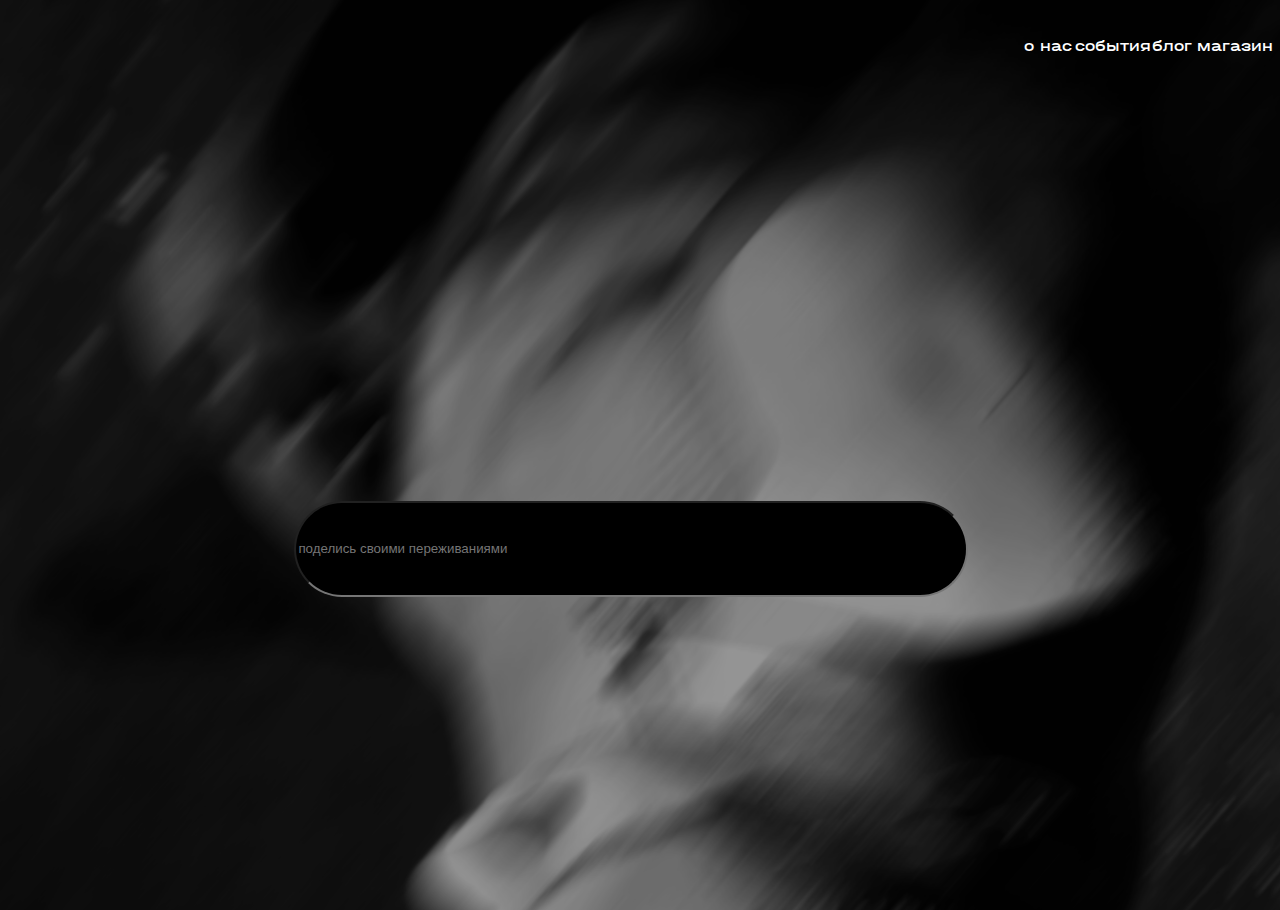
<file: fourth.html>
<!DOCTYPE html>
<html lang="en">
<head>
    <meta charset="UTF-8">
    <meta name="viewport" content="width=device-width, initial-scale=1.0">
    <title></title>
    <link rel="stylesheet" href="./stylesheets/style.css">
    <script src="javascripts/java-script.js" charset="UTF-8"></script>
</head>
<body>
    <div class="header">
        <p class="about"><a href="index.html">о наc</a></p>
        <p class="about"><a href="second.html"></a></p>
        <p class="events"><a href=" third.html">события</a></p>
        <p class="blog"><a href="fourth.html">блог</a></p>
        <p class="shop"><a href="fifth.html">магазин</a></p>
    </div>

    <div class="vanya">
        <img class="vanoo" src="./images/плакатваня3 2.svg">
    </div>
    
    <div class="forma">
        <img src="./images/Rectangle 17.svg" alt="">
    </div>

    <input type="text" placeholder="поделись своими переживаниями">
    <span>поделись своими переживаниями</span>
      
    
</body>
</html>
</file>
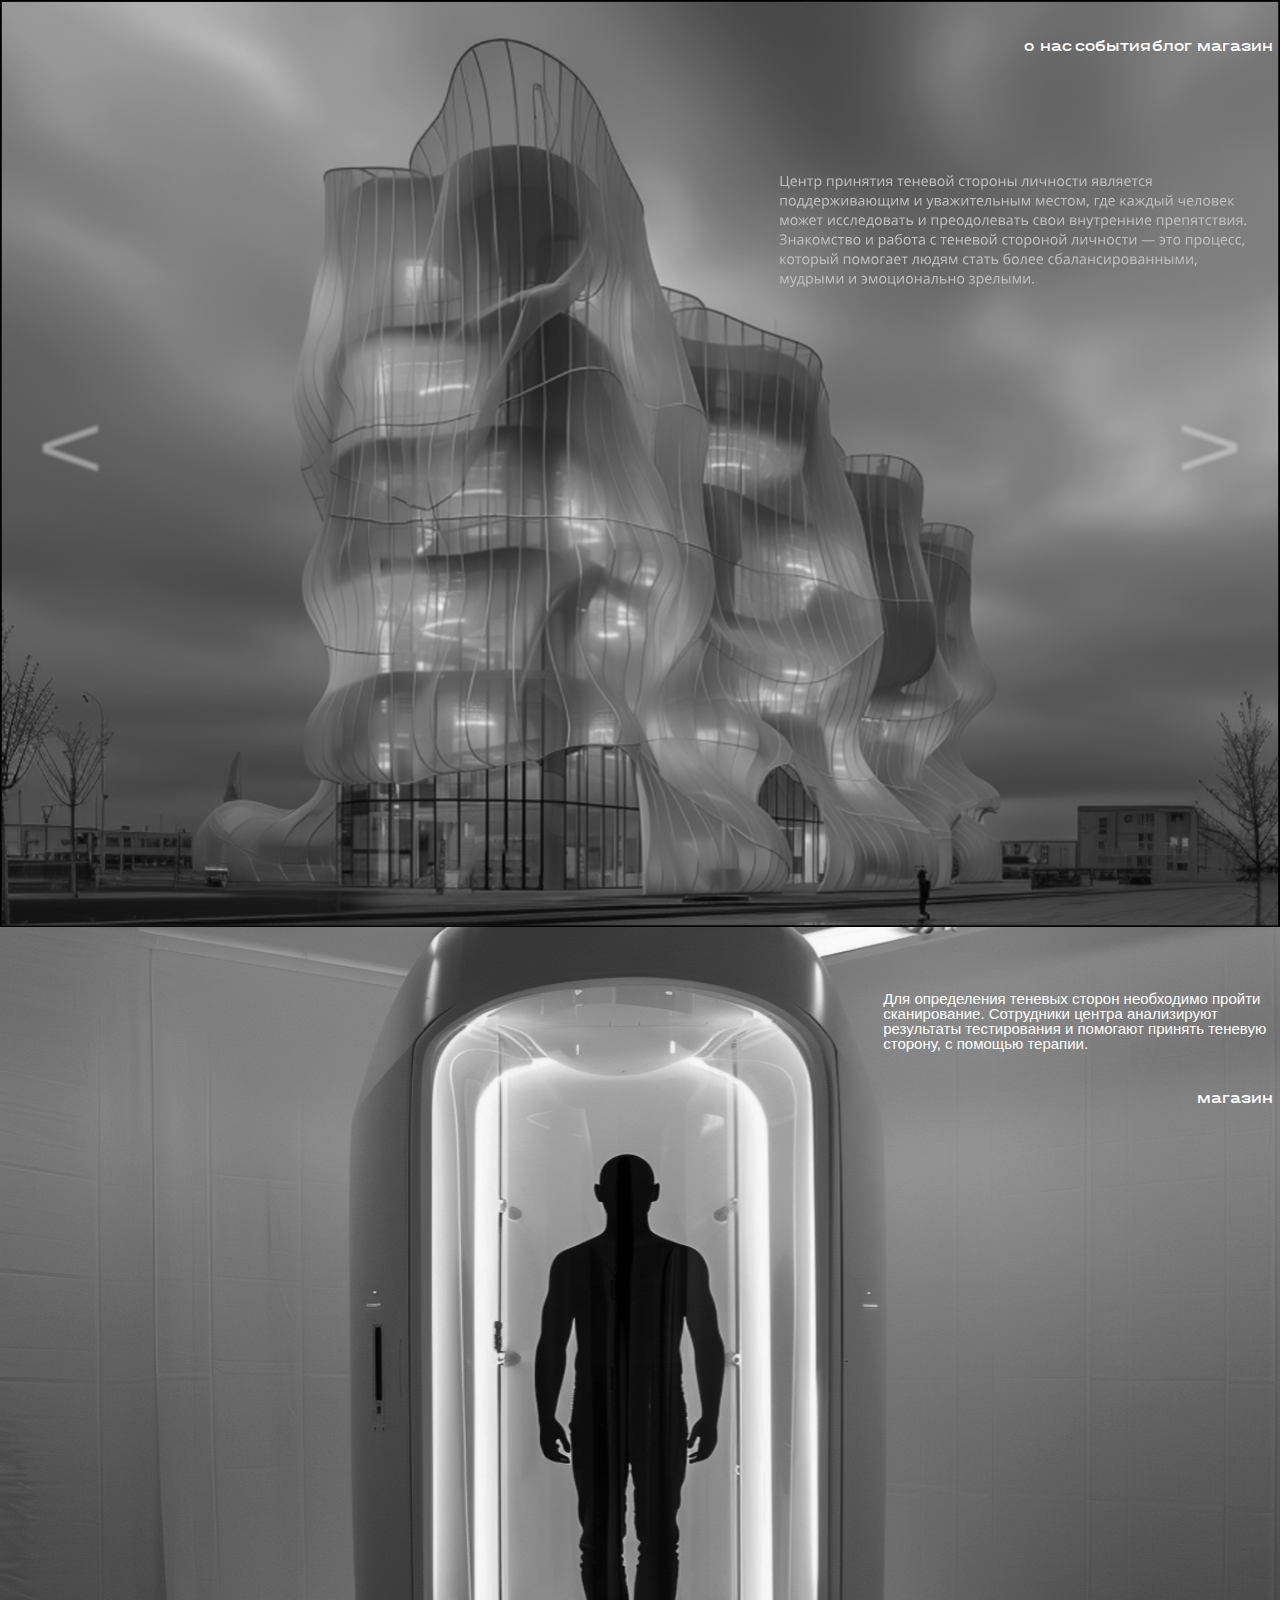
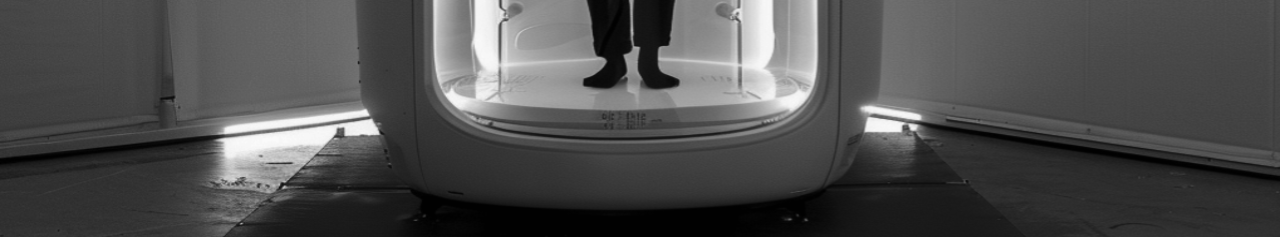
<file: second.html>
<!DOCTYPE html>
<html lang="en">
<head>
    <meta charset="UTF-8">
    <meta name="viewport" content="width=device-width, initial-scale=1.0">
    <title></title>
    <link rel="stylesheet" href="./stylesheets/style.css">
    <script src="javascripts/java-script.js" charset="UTF-8"></script>
</head>
<body>
    <div class="header">
        <p class="about"><a href="index.html">о наc</a></p>
        <p class="about"><a href="second.html"></a></p>
        <p class="events"><a href=" third.html">события</a></p>
        <p class="blog"><a href="fourth.html">блог</a></p>
        <p class="shop"><a href="fifth.html">магазин</a></p>
    </div>
    
    <div class="building">
         <img class="build1" src="./images/Group 331.svg"> 
         <img class="build2" src="./images/Group 323.svg"> 
         <!-- <img class="tyda" src="./images/2.svg">
        <img class="suda" src="./images/1.svg"> -->
    </div>


    <!-- <p class="opisanie">
        Центр принятия теневой стороны личности является <br>
        поддерживающим и уважительным местом, где каждый человек <br>
         может исследовать и преодолевать свои внутренние препятствия. <br>
         Знакомство и работа с теневой стороной личности — это процесс, <br>
          который помогает людям стать более сбалансированными, <br>
          мудрыми и эмоционально зрелыми.
    </p> -->
   
    <p class="opisanie2">
      Для определения теневых сторон необходимо пройти <br>
       сканирование.  Сотрудники центра анализируют <br>
        результаты тестирования и помогают принять теневую <br>
        сторону, с помощью терапии.
  </p>
   
</body>
</html>
        <p class="shop"><a href="fifth.html">магазин</a></p>
    </div> -->
</body>
</html>
</file>
<file: stylesheets/style.css>
@import "reset.css";
@import "content.css";
@import "font.css";
</file>
